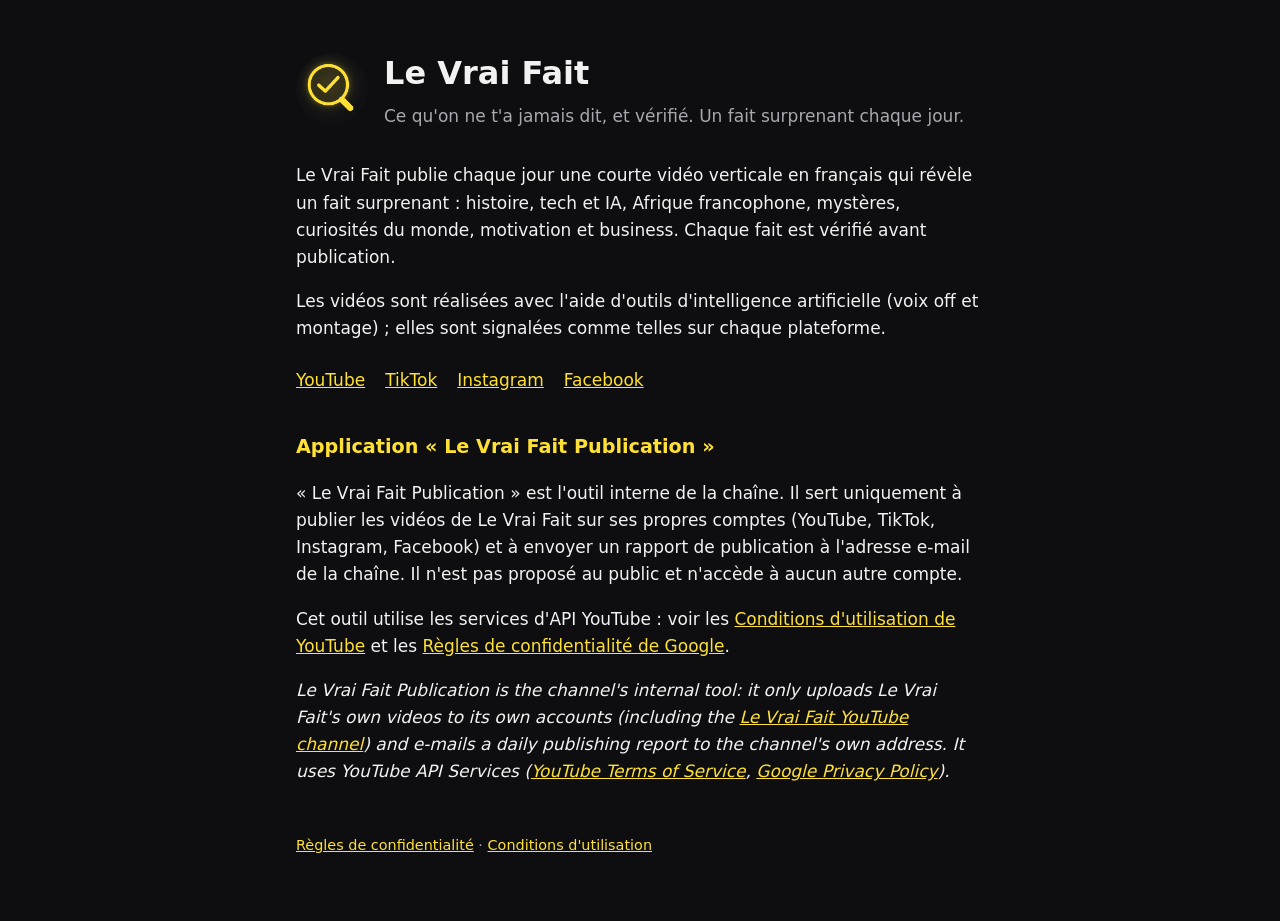
<file: index.html>
<!doctype html>
<html lang="fr">
<head>
<meta charset="utf-8">
<meta name="viewport" content="width=device-width, initial-scale=1">
<title>Le Vrai Fait</title>
<meta name="description" content="Ce qu'on ne t'a jamais dit, et vérifié. Un fait surprenant chaque jour.">
<link rel="icon" href="logo.png">
<link rel="stylesheet" href="style.css">
</head>
<body>
<main>
  <header>
    <img src="logo.png" alt="Logo Le Vrai Fait">
    <div>
      <h1>Le Vrai Fait</h1>
      <p class="accroche">Ce qu'on ne t'a jamais dit, et vérifié. Un fait surprenant chaque jour.</p>
    </div>
  </header>

  <p>Le Vrai Fait publie chaque jour une courte vidéo verticale en français qui révèle un fait surprenant :
  histoire, tech et IA, Afrique francophone, mystères, curiosités du monde, motivation et business.
  Chaque fait est vérifié avant publication.</p>

  <p>Les vidéos sont réalisées avec l'aide d'outils d'intelligence artificielle (voix off et montage) ;
  elles sont signalées comme telles sur chaque plateforme.</p>

  <nav>
    <a href="https://www.youtube.com/@levraifait">YouTube</a>
    <a href="https://www.tiktok.com/@levraifait">TikTok</a>
    <a href="https://www.instagram.com/levraifait.fr/">Instagram</a>
    <a href="https://www.facebook.com/levraifait">Facebook</a>
  </nav>

  <h2>Application « Le Vrai Fait Publication »</h2>
  <p>« Le Vrai Fait Publication » est l'outil interne de la chaîne. Il sert uniquement à publier
  les vidéos de Le Vrai Fait sur ses propres comptes (YouTube, TikTok, Instagram, Facebook)
  et à envoyer un rapport de publication à l'adresse e-mail de la chaîne.
  Il n'est pas proposé au public et n'accède à aucun autre compte.</p>
  <p>Cet outil utilise les services d'API YouTube : voir les
  <a href="https://www.youtube.com/t/terms">Conditions d'utilisation de YouTube</a> et les
  <a href="https://policies.google.com/privacy">Règles de confidentialité de Google</a>.</p>
  <p lang="en"><em>Le Vrai Fait Publication is the channel's internal tool: it only uploads Le Vrai Fait's
  own videos to its own accounts (including the <a href="https://www.youtube.com/@levraifait">Le Vrai Fait
  YouTube channel</a>) and e-mails a daily publishing report to the channel's own address. It uses YouTube API
  Services (<a href="https://www.youtube.com/t/terms">YouTube Terms of Service</a>,
  <a href="https://policies.google.com/privacy">Google Privacy Policy</a>).</em></p>

  <footer>
    <a href="confidentialite.html">Règles de confidentialité</a> ·
    <a href="conditions.html">Conditions d'utilisation</a>
  </footer>
</main>
</body>
</html>
</file>
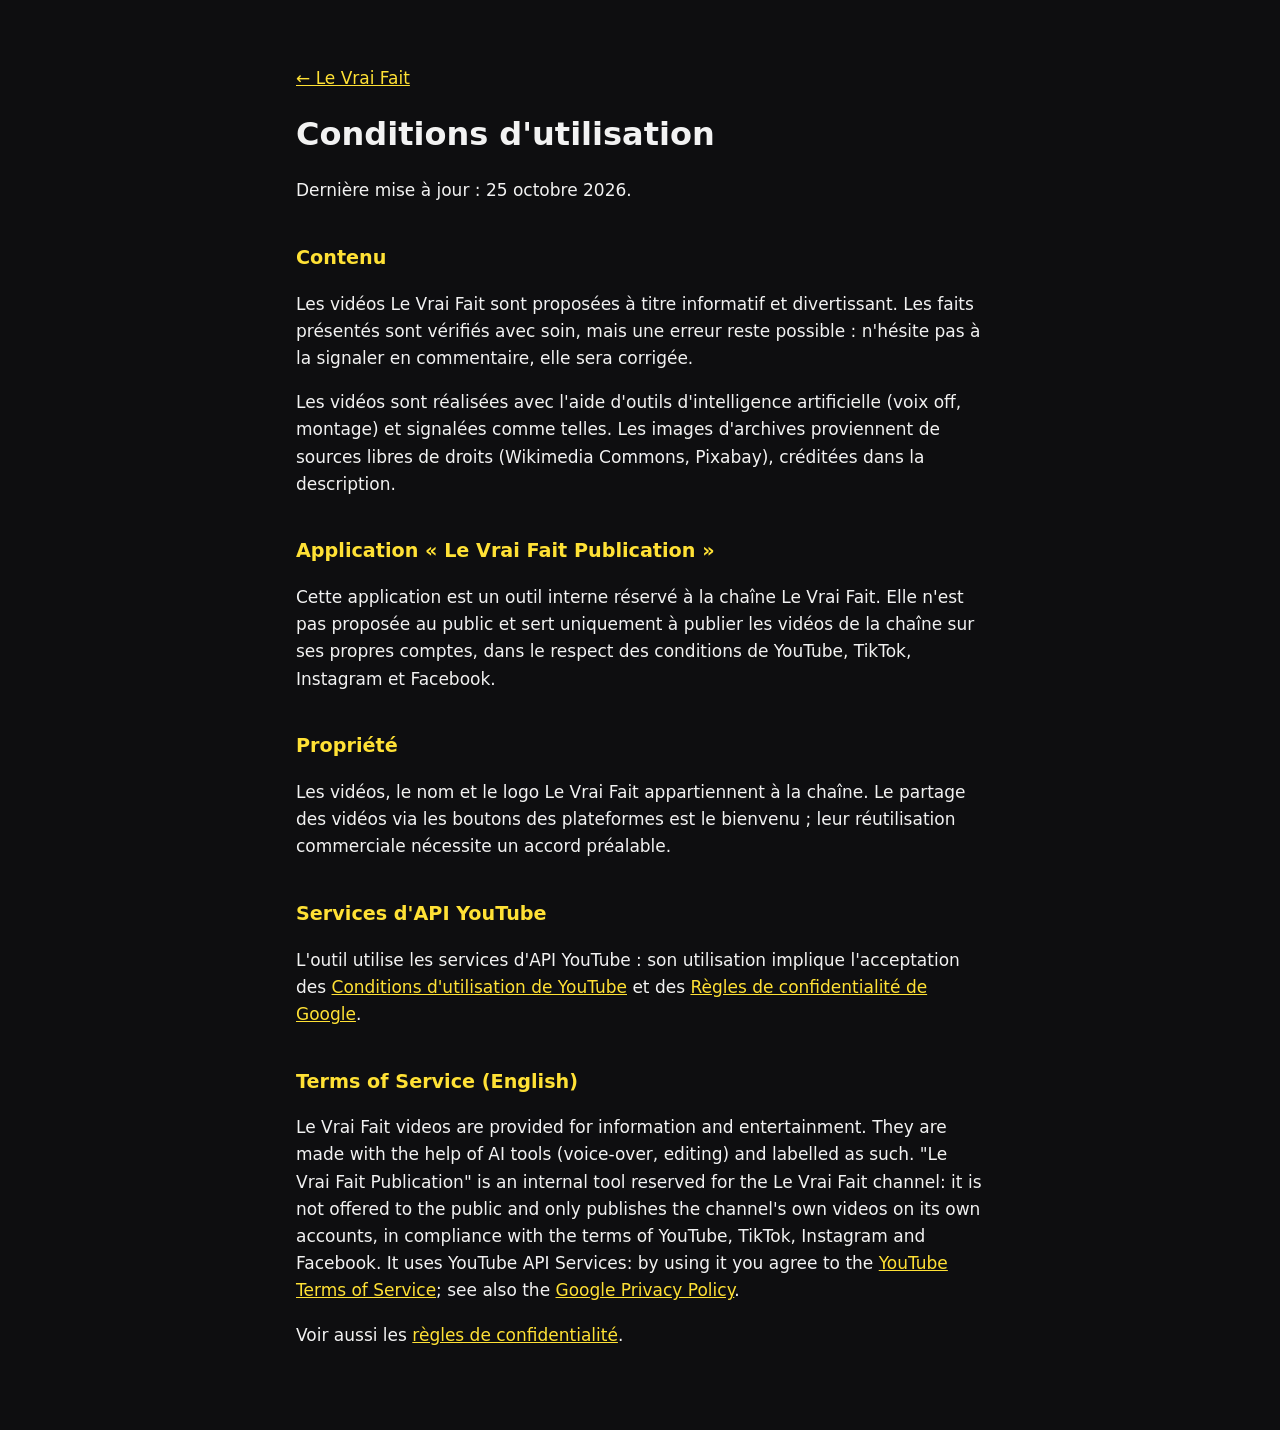
<file: conditions.html>
<!doctype html>
<html lang="fr">
<head>
<meta charset="utf-8">
<meta name="viewport" content="width=device-width, initial-scale=1">
<title>Conditions – Le Vrai Fait</title>
<link rel="icon" href="logo.png">
<link rel="stylesheet" href="style.css">
</head>
<body>
<main>
  <p><a href="index.html">← Le Vrai Fait</a></p>
  <h1>Conditions d'utilisation</h1>
  <p>Dernière mise à jour : 25 octobre 2026.</p>

  <h2>Contenu</h2>
  <p>Les vidéos Le Vrai Fait sont proposées à titre informatif et divertissant. Les faits présentés sont vérifiés
  avec soin, mais une erreur reste possible : n'hésite pas à la signaler en commentaire, elle sera corrigée.</p>
  <p>Les vidéos sont réalisées avec l'aide d'outils d'intelligence artificielle (voix off, montage)
  et signalées comme telles. Les images d'archives proviennent de sources libres de droits
  (Wikimedia Commons, Pixabay), créditées dans la description.</p>

  <h2>Application « Le Vrai Fait Publication »</h2>
  <p>Cette application est un outil interne réservé à la chaîne Le Vrai Fait. Elle n'est pas proposée au public
  et sert uniquement à publier les vidéos de la chaîne sur ses propres comptes, dans le respect des conditions
  de YouTube, TikTok, Instagram et Facebook.</p>

  <h2>Propriété</h2>
  <p>Les vidéos, le nom et le logo Le Vrai Fait appartiennent à la chaîne. Le partage des vidéos via les boutons
  des plateformes est le bienvenu ; leur réutilisation commerciale nécessite un accord préalable.</p>

  <h2>Services d'API YouTube</h2>
  <p>L'outil utilise les services d'API YouTube : son utilisation implique l'acceptation des
  <a href="https://www.youtube.com/t/terms">Conditions d'utilisation de YouTube</a> et des
  <a href="https://policies.google.com/privacy">Règles de confidentialité de Google</a>.</p>

  <h2 lang="en">Terms of Service (English)</h2>
  <p lang="en">Le Vrai Fait videos are provided for information and entertainment. They are made with the help of
  AI tools (voice-over, editing) and labelled as such. "Le Vrai Fait Publication" is an internal tool reserved for the
  Le Vrai Fait channel: it is not offered to the public and only publishes the channel's own videos on its own
  accounts, in compliance with the terms of YouTube, TikTok, Instagram and Facebook. It uses YouTube API Services:
  by using it you agree to the <a href="https://www.youtube.com/t/terms">YouTube Terms of Service</a>; see also the
  <a href="https://policies.google.com/privacy">Google Privacy Policy</a>.</p>

  <p>Voir aussi les <a href="confidentialite.html">règles de confidentialité</a>.</p>
</main>
</body>
</html>
</file>
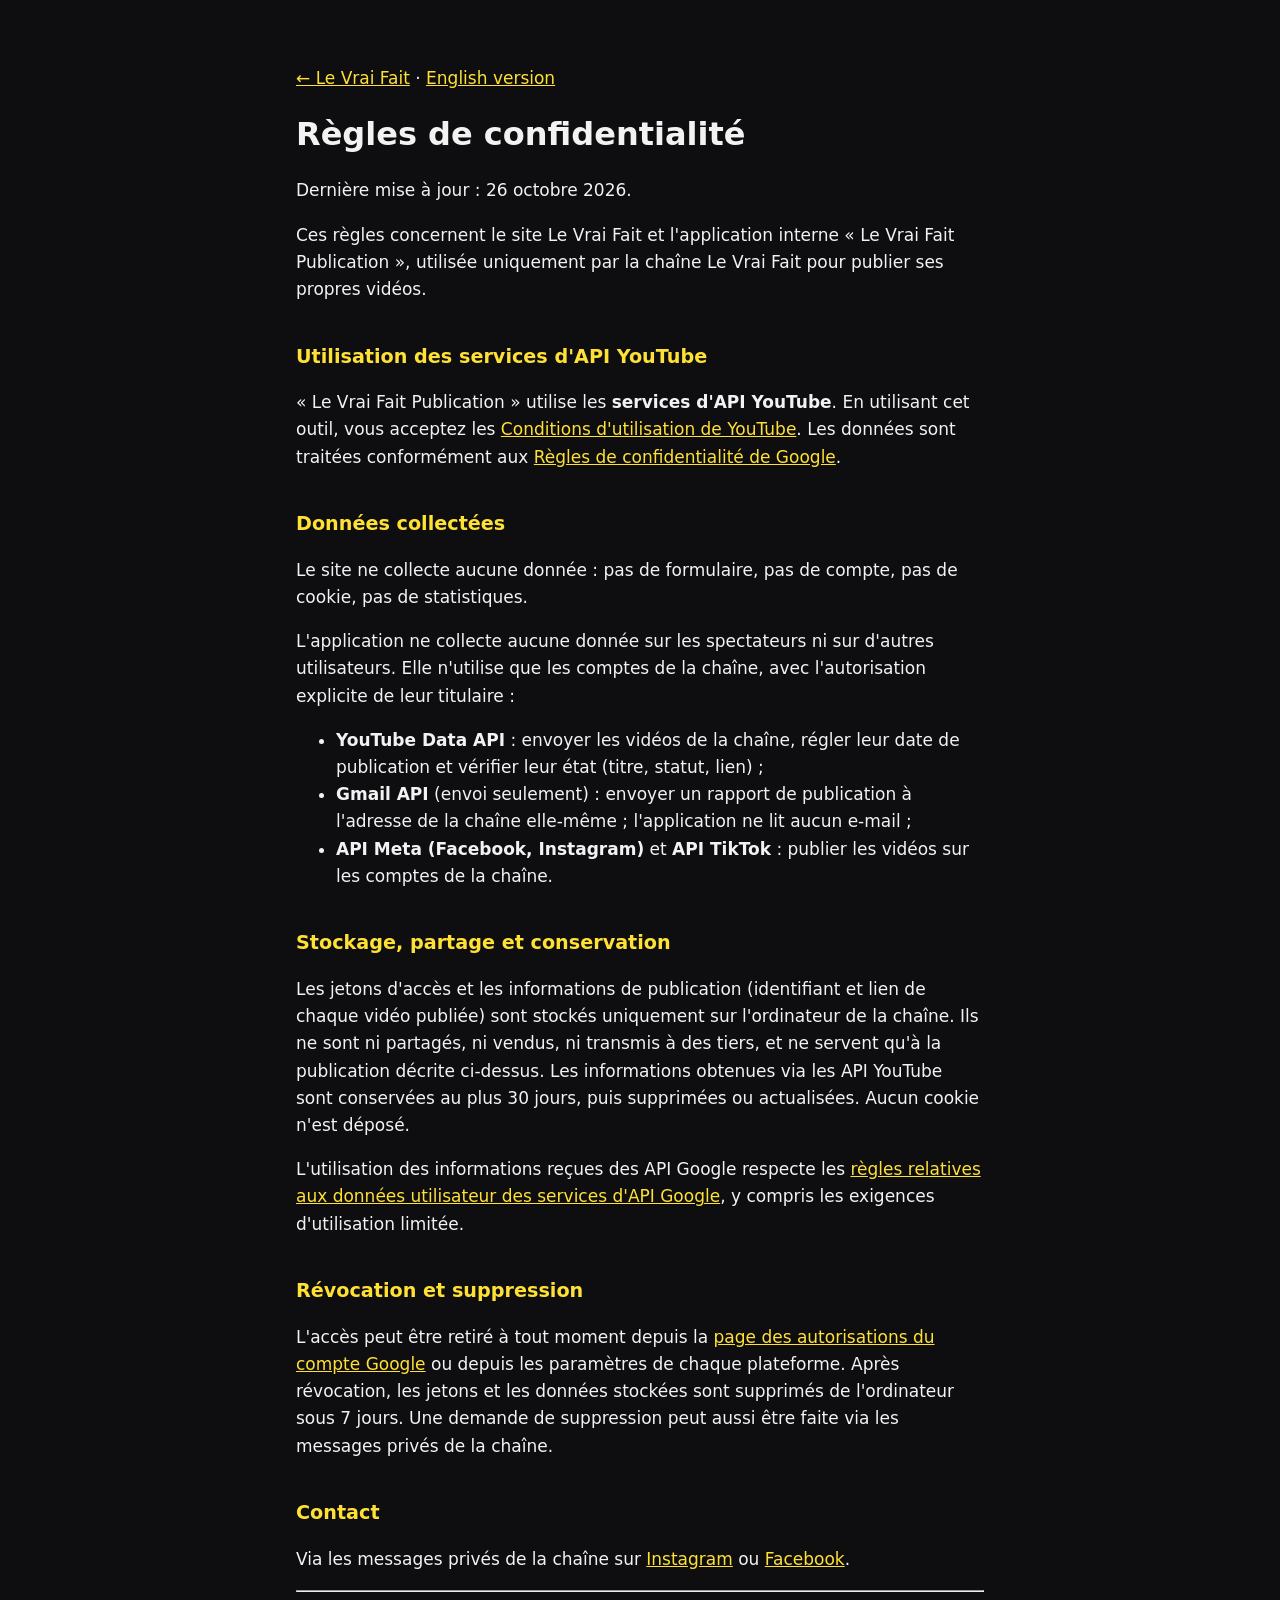
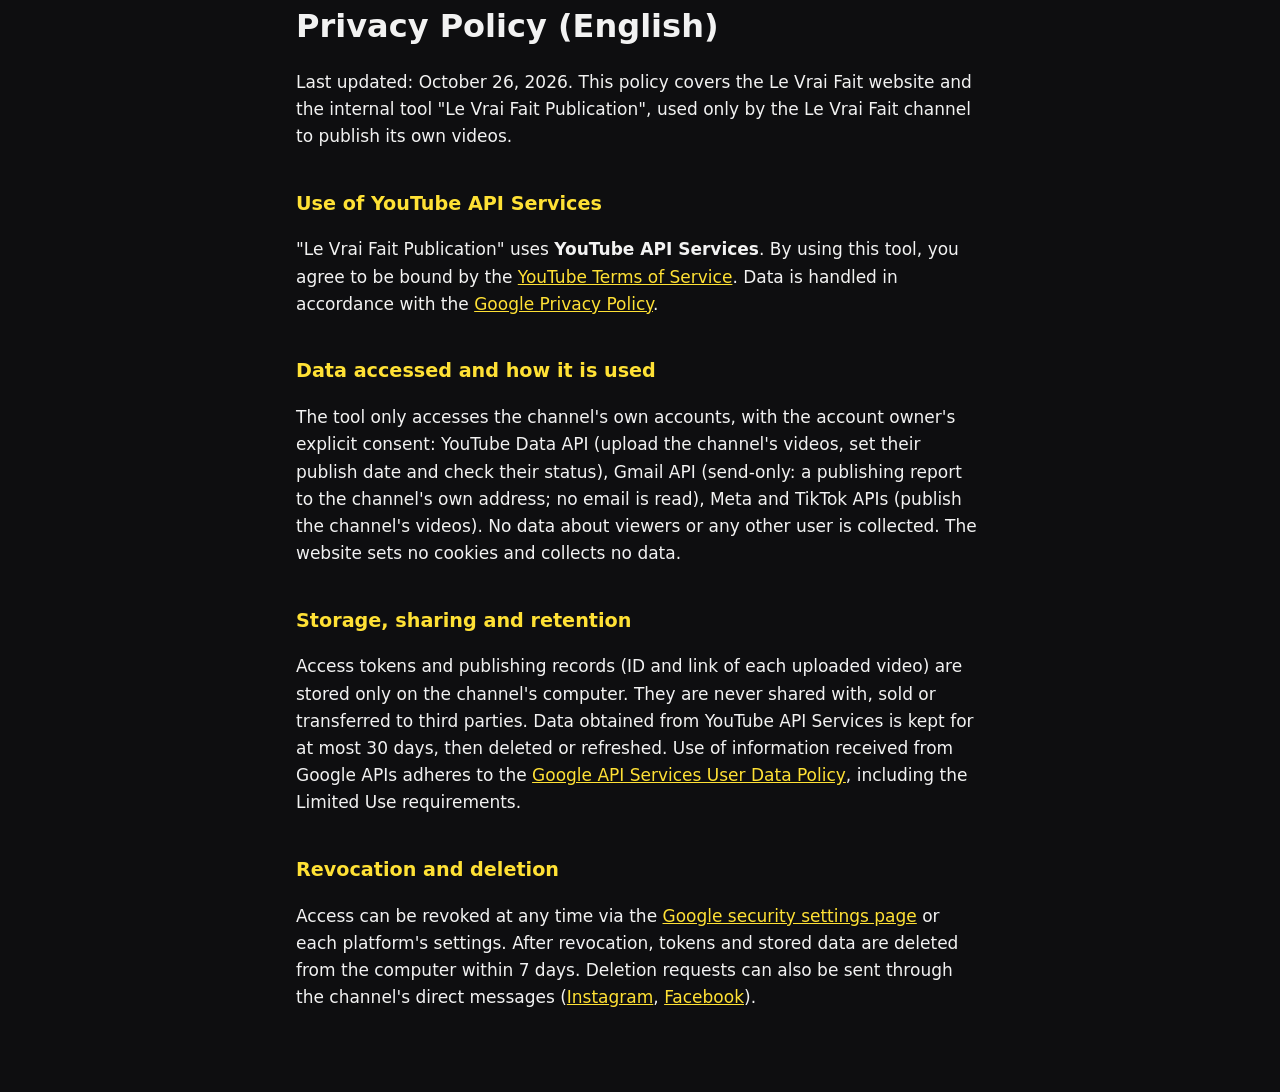
<file: confidentialite.html>
<!doctype html>
<html lang="fr">
<head>
<meta charset="utf-8">
<meta name="viewport" content="width=device-width, initial-scale=1">
<title>Confidentialité – Le Vrai Fait</title>
<link rel="icon" href="logo.png">
<link rel="stylesheet" href="style.css">
</head>
<body>
<main>
  <p><a href="index.html">← Le Vrai Fait</a> · <a href="#en">English version</a></p>
  <h1>Règles de confidentialité</h1>
  <p>Dernière mise à jour : 26 octobre 2026.</p>

  <p>Ces règles concernent le site Le Vrai Fait et l'application interne « Le Vrai Fait Publication »,
  utilisée uniquement par la chaîne Le Vrai Fait pour publier ses propres vidéos.</p>

  <h2>Utilisation des services d'API YouTube</h2>
  <p>« Le Vrai Fait Publication » utilise les <strong>services d'API YouTube</strong>. En utilisant cet outil,
  vous acceptez les <a href="https://www.youtube.com/t/terms">Conditions d'utilisation de YouTube</a>.
  Les données sont traitées conformément aux
  <a href="https://policies.google.com/privacy">Règles de confidentialité de Google</a>.</p>

  <h2>Données collectées</h2>
  <p>Le site ne collecte aucune donnée : pas de formulaire, pas de compte, pas de cookie, pas de statistiques.</p>
  <p>L'application ne collecte aucune donnée sur les spectateurs ni sur d'autres utilisateurs. Elle n'utilise que
  les comptes de la chaîne, avec l'autorisation explicite de leur titulaire :</p>
  <ul>
    <li><strong>YouTube Data API</strong> : envoyer les vidéos de la chaîne, régler leur date de publication
    et vérifier leur état (titre, statut, lien) ;</li>
    <li><strong>Gmail API</strong> (envoi seulement) : envoyer un rapport de publication à l'adresse de la chaîne
    elle-même ; l'application ne lit aucun e-mail ;</li>
    <li><strong>API Meta (Facebook, Instagram)</strong> et <strong>API TikTok</strong> : publier les vidéos
    sur les comptes de la chaîne.</li>
  </ul>

  <h2>Stockage, partage et conservation</h2>
  <p>Les jetons d'accès et les informations de publication (identifiant et lien de chaque vidéo publiée) sont
  stockés uniquement sur l'ordinateur de la chaîne. Ils ne sont ni partagés, ni vendus, ni transmis à des tiers,
  et ne servent qu'à la publication décrite ci-dessus. Les informations obtenues via les API YouTube sont
  conservées au plus 30 jours, puis supprimées ou actualisées. Aucun cookie n'est déposé.</p>
  <p>L'utilisation des informations reçues des API Google respecte les
  <a href="https://developers.google.com/terms/api-services-user-data-policy">règles relatives aux données
  utilisateur des services d'API Google</a>, y compris les exigences d'utilisation limitée.</p>

  <h2>Révocation et suppression</h2>
  <p>L'accès peut être retiré à tout moment depuis la
  <a href="https://security.google.com/settings/security/permissions">page des autorisations du compte Google</a>
  ou depuis les paramètres de chaque plateforme. Après révocation, les jetons et les données stockées
  sont supprimés de l'ordinateur sous 7 jours. Une demande de suppression peut aussi être faite via les
  messages privés de la chaîne.</p>

  <h2>Contact</h2>
  <p>Via les messages privés de la chaîne sur
  <a href="https://www.instagram.com/levraifait.fr/">Instagram</a> ou
  <a href="https://www.facebook.com/levraifait">Facebook</a>.</p>

  <hr>
  <h1 id="en">Privacy Policy (English)</h1>
  <p>Last updated: October 26, 2026. This policy covers the Le Vrai Fait website and the internal tool
  "Le Vrai Fait Publication", used only by the Le Vrai Fait channel to publish its own videos.</p>
  <h2>Use of YouTube API Services</h2>
  <p>"Le Vrai Fait Publication" uses <strong>YouTube API Services</strong>. By using this tool, you agree to be
  bound by the <a href="https://www.youtube.com/t/terms">YouTube Terms of Service</a>. Data is handled in accordance
  with the <a href="https://policies.google.com/privacy">Google Privacy Policy</a>.</p>
  <h2>Data accessed and how it is used</h2>
  <p>The tool only accesses the channel's own accounts, with the account owner's explicit consent: YouTube Data API
  (upload the channel's videos, set their publish date and check their status), Gmail API (send-only: a publishing
  report to the channel's own address; no email is read), Meta and TikTok APIs (publish the channel's videos).
  No data about viewers or any other user is collected. The website sets no cookies and collects no data.</p>
  <h2>Storage, sharing and retention</h2>
  <p>Access tokens and publishing records (ID and link of each uploaded video) are stored only on the channel's
  computer. They are never shared with, sold or transferred to third parties. Data obtained from YouTube API Services
  is kept for at most 30 days, then deleted or refreshed. Use of information received from Google APIs adheres to the
  <a href="https://developers.google.com/terms/api-services-user-data-policy">Google API Services User Data Policy</a>,
  including the Limited Use requirements.</p>
  <h2>Revocation and deletion</h2>
  <p>Access can be revoked at any time via the
  <a href="https://security.google.com/settings/security/permissions">Google security settings page</a> or each
  platform's settings. After revocation, tokens and stored data are deleted from the computer within 7 days.
  Deletion requests can also be sent through the channel's direct messages
  (<a href="https://www.instagram.com/levraifait.fr/">Instagram</a>,
  <a href="https://www.facebook.com/levraifait">Facebook</a>).</p>
</main>
</body>
</html>
</file>
<file: style.css>
/* Site vitrine « Le Vrai Fait » (GitHub Pages) : mêmes couleurs que la chaîne, noir + jaune */
:root { --fond: #0e0e10; --texte: #f2f2f2; --doux: #a8a8b0; --jaune: #ffe135; }
* { box-sizing: border-box; }
body { margin: 0; background: var(--fond); color: var(--texte);
       font: 17px/1.6 system-ui, -apple-system, "Segoe UI", Roboto, sans-serif; }
main { max-width: 720px; margin: 0 auto; padding: 48px 16px 64px; }
header { display: flex; align-items: center; gap: 16px; margin-bottom: 32px; }
header img { width: 72px; height: 72px; border-radius: 50%; }
h1 { margin: 0; font-size: 2rem; }
h2 { color: var(--jaune); font-size: 1.2rem; margin-top: 2em; }
a { color: var(--jaune); }
.accroche { color: var(--doux); margin: 4px 0 0; }
nav { display: flex; flex-wrap: wrap; gap: 8px 20px; margin: 24px 0; }
footer { margin-top: 48px; color: var(--doux); font-size: .9rem; }
</file>
